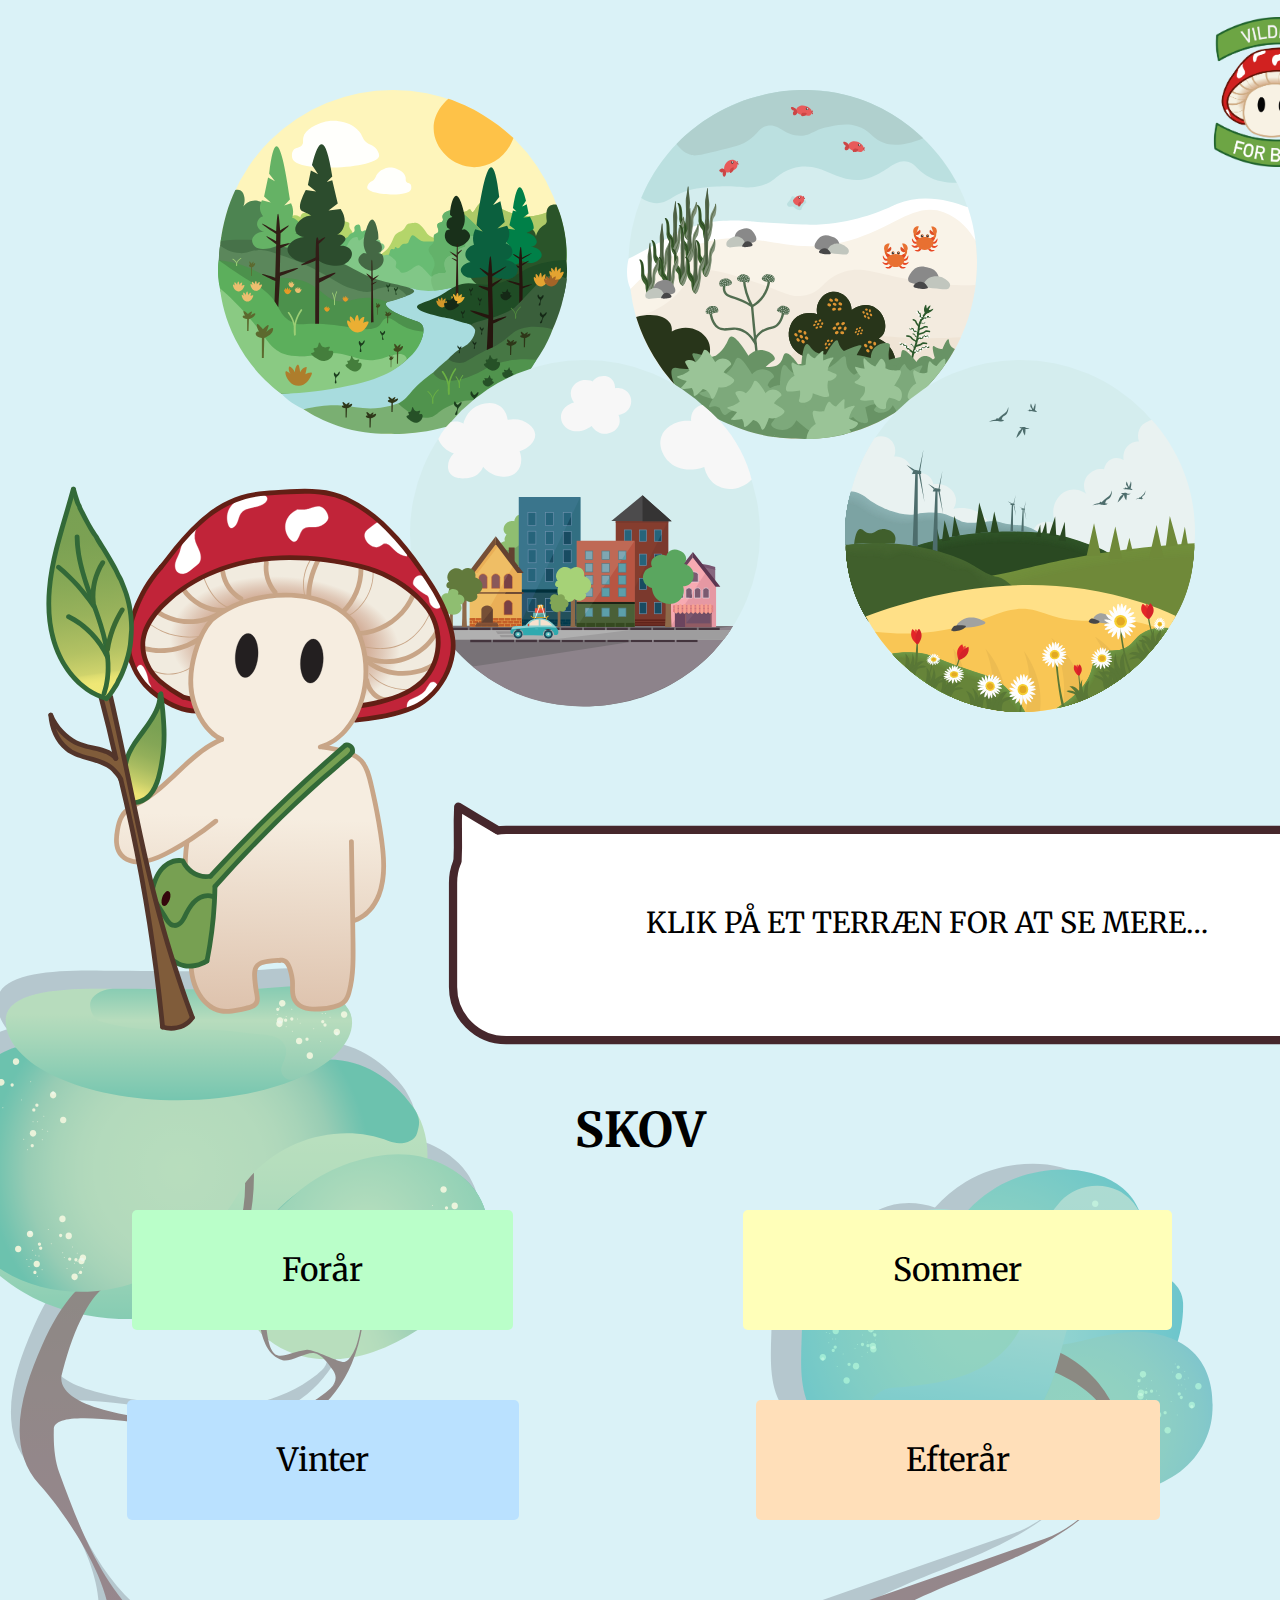
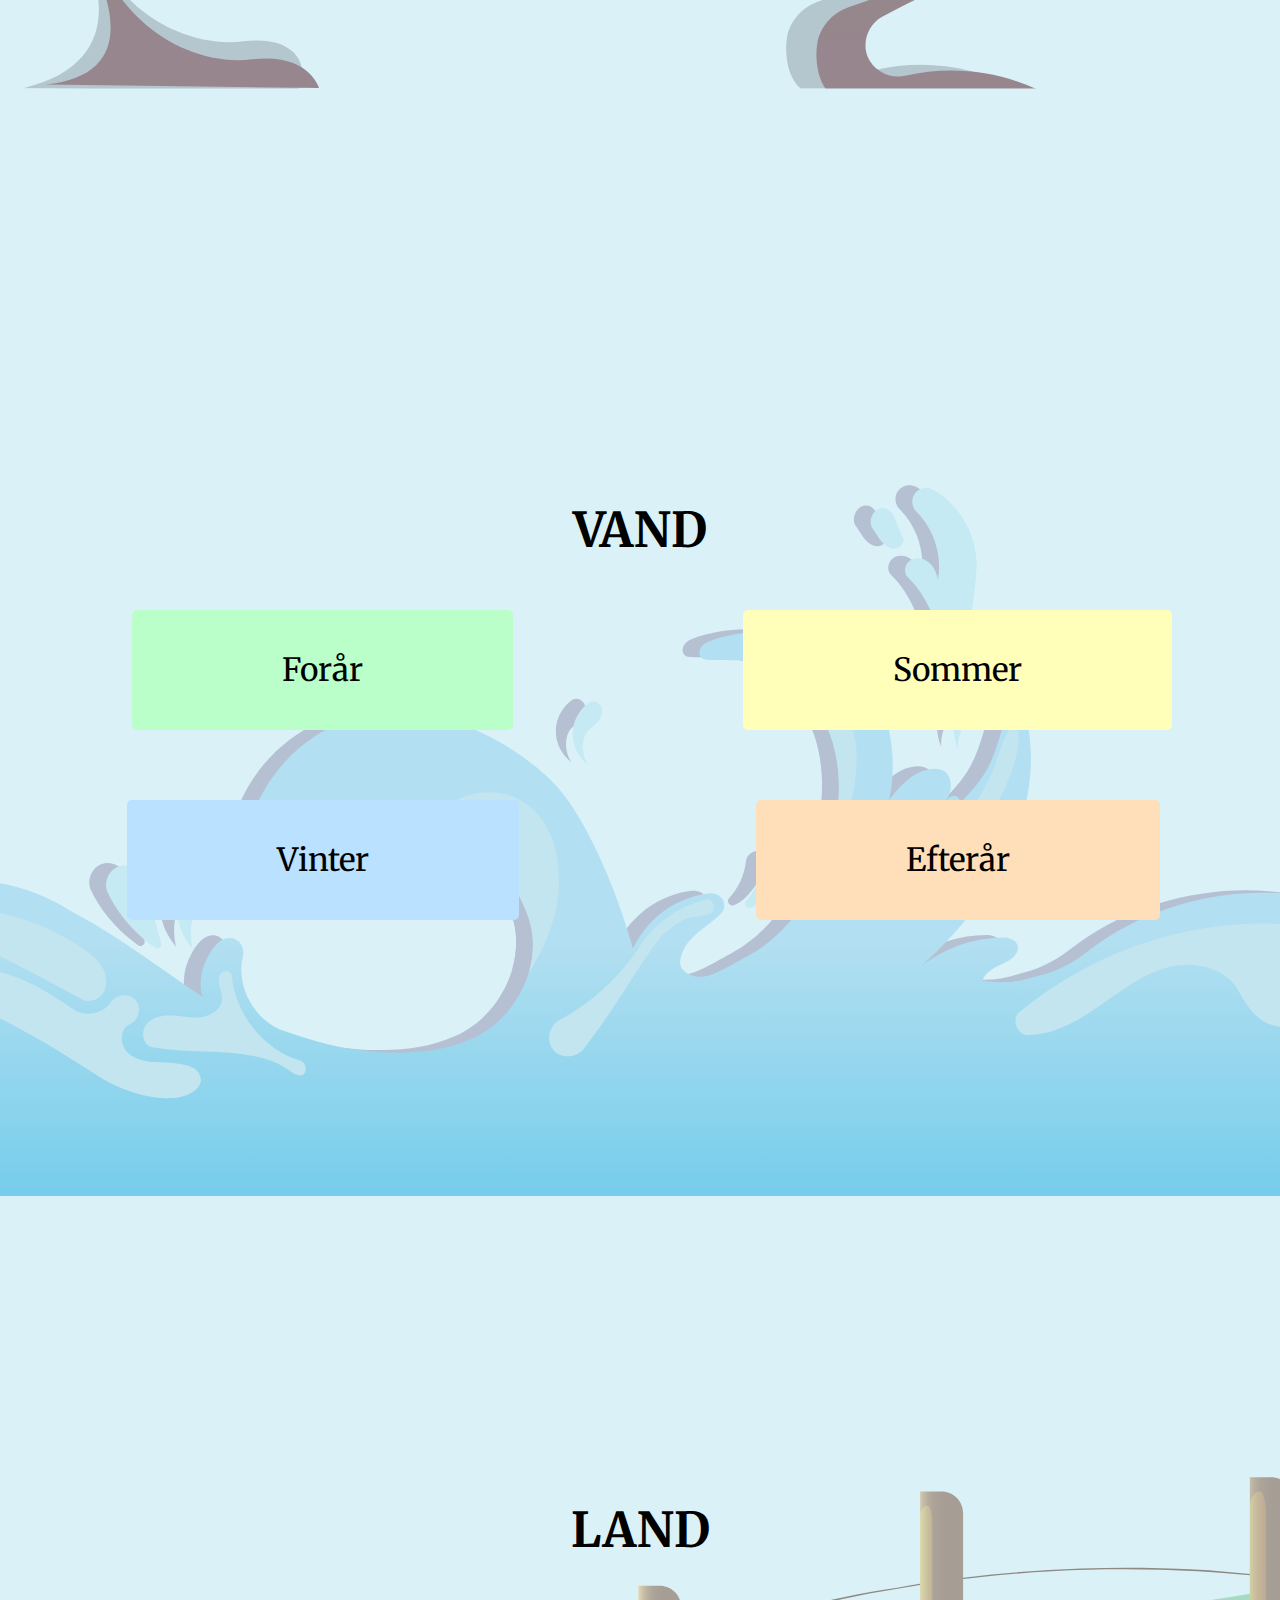
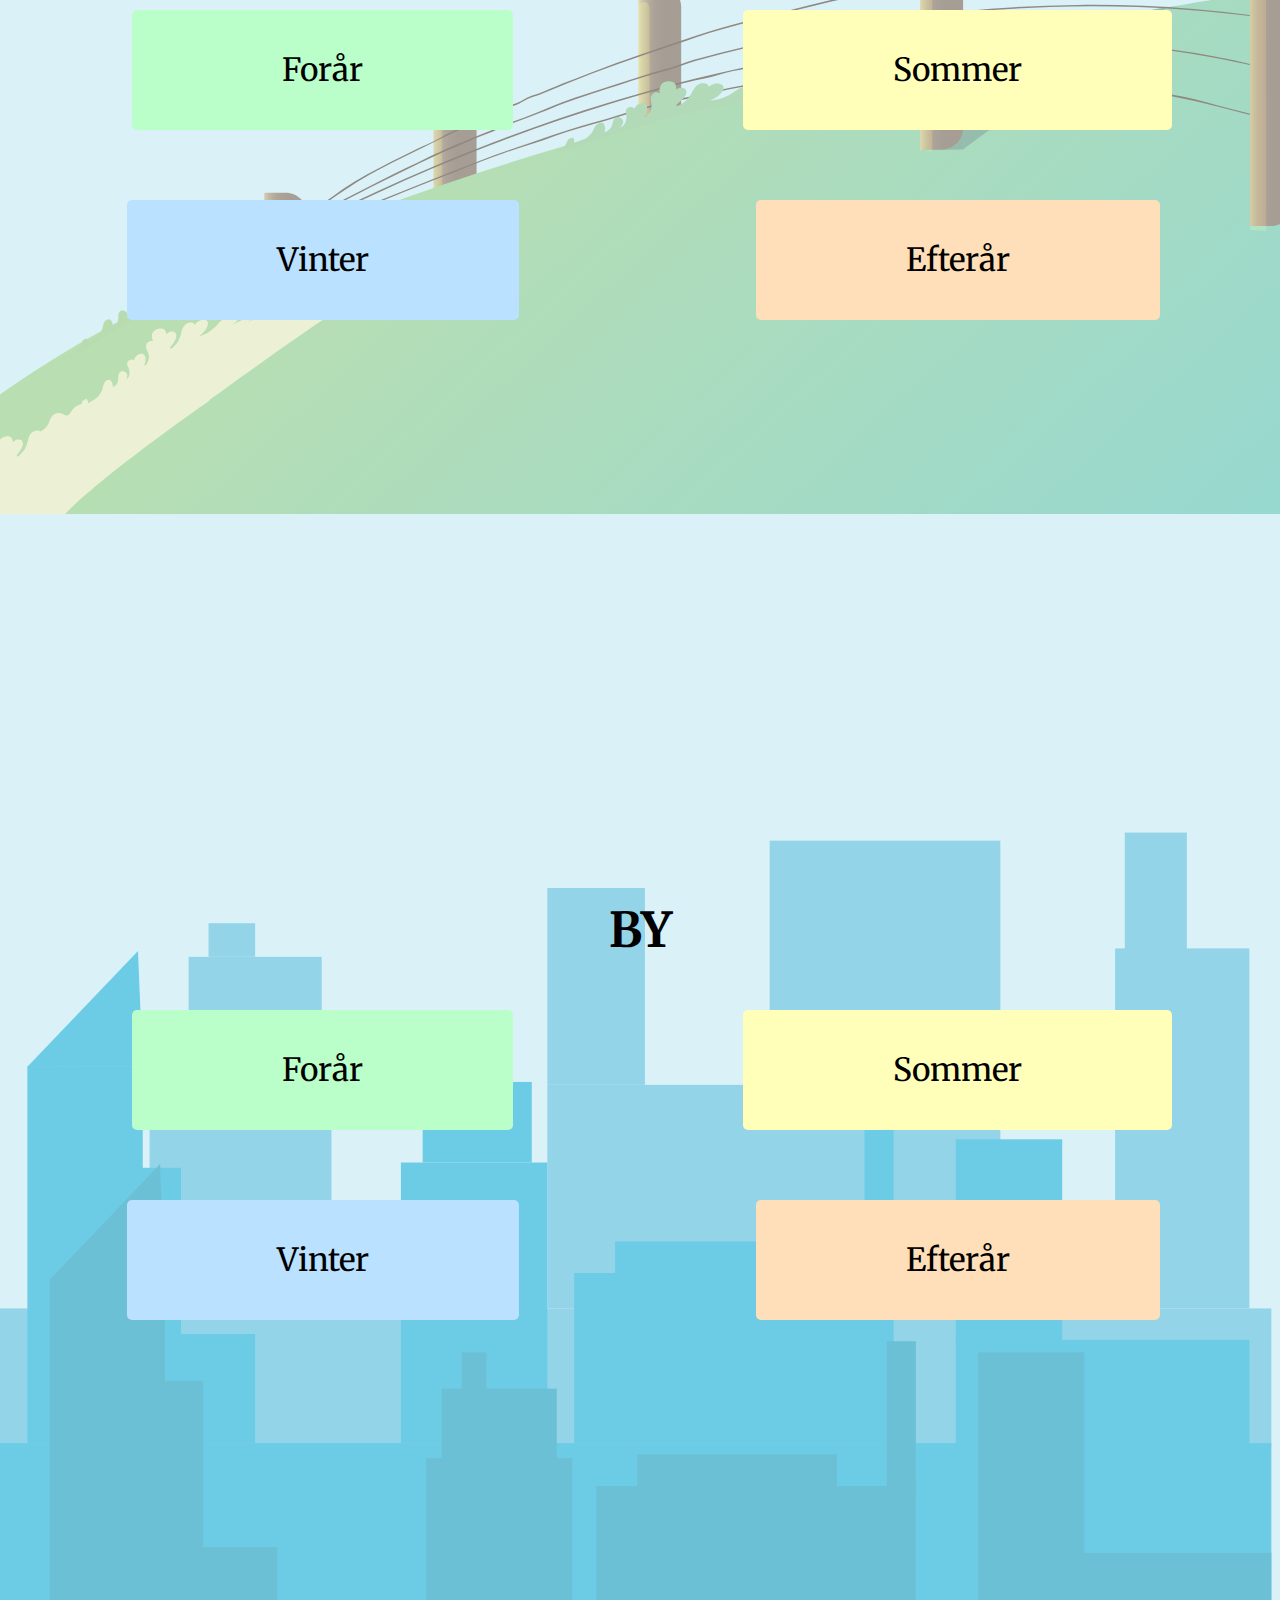
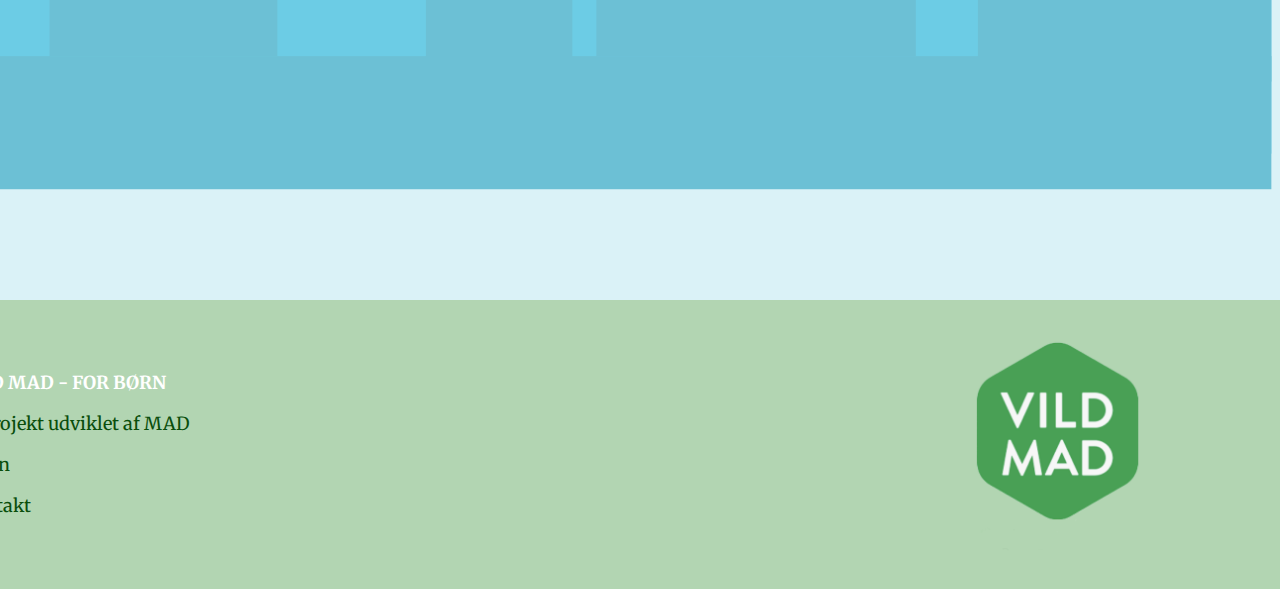
<file: index.html>
<!DOCTYPE html>
<html lang="da">

<head>
    <meta charset="UTF-8">
    <meta name="viewport" content="width=device-width, initial-scale=1.0">
    <link rel="icon" type="image/png" sizes="32x32" href="grafik/favicon-32x32.png">
    <link rel="icon" type="image/png" sizes="16x16" href="grafik/favicon-16x16.png">
    <title>Vild Mad</title>
    <link rel="stylesheet" href="style.css">
    <link rel="stylesheet" href="styleweb.css">
    <link rel="preconnect" href="https://fonts.googleapis.com">
    <link rel="preconnect" href="https://fonts.gstatic.com" crossorigin>
    <link
        href="https://fonts.googleapis.com/css2?family=Merriweather:wght@300&family=Noto+Serif&family=Righteous&display=swap"
        rel="stylesheet">
</head>

<body>
    <header>
        <div class="logo">
            <a href="index.html">
                <img src="grafik/enduetlogo.PNG" alt="Logo">
            </a>
        </div>
    </header>

    <main>
        <section>
            <div class="hero_image">
                <a href="#section_skov"><img src="grafik/Artboard 12.svg" alt="skov" class="hero_skov">
                </a>
                <a href="#section_vand"><img src="grafik/Artboard 13.svg" alt="vand" class="hero_vand">
                </a>

                <a href="#section_by"><img src="grafik/Artboard 11.svg" alt="by" class="hero_by">
                </a>

                <a href="#section_land"><img src="grafik/Artboard 14.svg" alt="land" class="hero_land">
                </a>
            </div>

            <div class="figur">
                <div id="mascot"></div>
                <div class="talebobble">
                    <p id="tale">KLIK PÅ ET TERRÆN FOR AT SE MERE…</p>
                </div>
            </div>
        </section>
        <section id="section_skov">
            <h1 class="h1_fp">SKOV</h1>
            <div class="landskab_boks">
                <a href="side2.html?season=foraar&omrode=skov" class="knap_foraar skov_foraar">Forår</a>
                <a href="side2.html?season=sommer&omrode=skov" class="knap_sommer skov_sommer">Sommer</a>
                <a href="side2.html?season=vinter&omrode=skov" class="knap_vinter skov_vinter">Vinter</a>
                <a href="side2.html?season=efteraar&omrode=skov" class="knap_efteraar skov_efteraar">Efterår</a>
                <img src="grafik/background1svg.svg" alt="skov_img" class="img_skov">
            </div>
        </section>
        <section id="section_vand">
            <h1 class="h1_fp">VAND</h1>
            <div class="landskab_boks">
                <a href="side2.html?season=foraar&omrode=vand" class="knap_foraar vand_foraar">Forår</a>
                <a href="side2.html?season=sommer&omrode=vand" class="knap_sommer vand_sommer">Sommer</a>
                <a href="side2.html?season=vinter&omrode=vand" class="knap_vinter vand_vinter">Vinter</a>
                <a href="side2.html?season=efteraar&omrode=vand" class="knap_efteraar vand_efteraar">Efterår</a>
                <img src="grafik/background3svg.svg" alt="img_vand" class="img_vand">
            </div>
        </section>
        <section id="section_land">
            <h1 class="h1_fp">LAND</h1>
            <div class="landskab_boks">
                <a href="side2.html?season=foraar&omrode=land" class="knap_foraar land_foraar">Forår</a>
                <a href="side2.html?season=sommer&omrode=land" class="knap_sommer land_sommer">Sommer</a>
                <a href="side2.html?season=vinter&omrode=land" class="knap_vinter land_vinter">Vinter</a>
                <a href="side2.html?season=efteraar&omrode=land" class="knap_efteraar land_efteraar">Efterår</a>
                <img src="grafik/background4svg.svg" alt="img_land" class="img_land">
            </div>
        </section>
        <section id="section_by">
            <h1 class="h1_fp">BY</h1>
            <div class="landskab_boks">
                <a href="side2.html?season=foraar&omrode=by" class="knap_foraar by_foraar">Forår</a>
                <a href="side2.html?season=sommer&omrode=by" class="knap_sommer by_sommer">Sommer</a>
                <a href="side2.html?season=vinter&omrode=by" class="knap_vinter by_vinter">Vinter</a>
                <a href="side2.html?season=efteraar&omrode=by" class="knap_efteraar by_efteraar">Efterår</a>
                <img src="grafik/background5svg.svg" alt="img_by" class="img_by">
            </div>
        </section>
    </main>
    <footer>
        <div class="footer-content">
            <div class="text-section">
                <h3>VILD MAD - FOR BØRN</h3>
                <p>Et projekt udviklet af MAD</p>
                <p>Viden</p>
                <p>Kontakt</p>
            </div>
            <div class="logo-section">
                <img src="grafik/Vild_Mad_logo.svg" alt="Logo">
            </div>
        </div>
    </footer>

    <script src="animation.js"></script>
    <script src="data.js"></script>
</body>

</html>
</file>
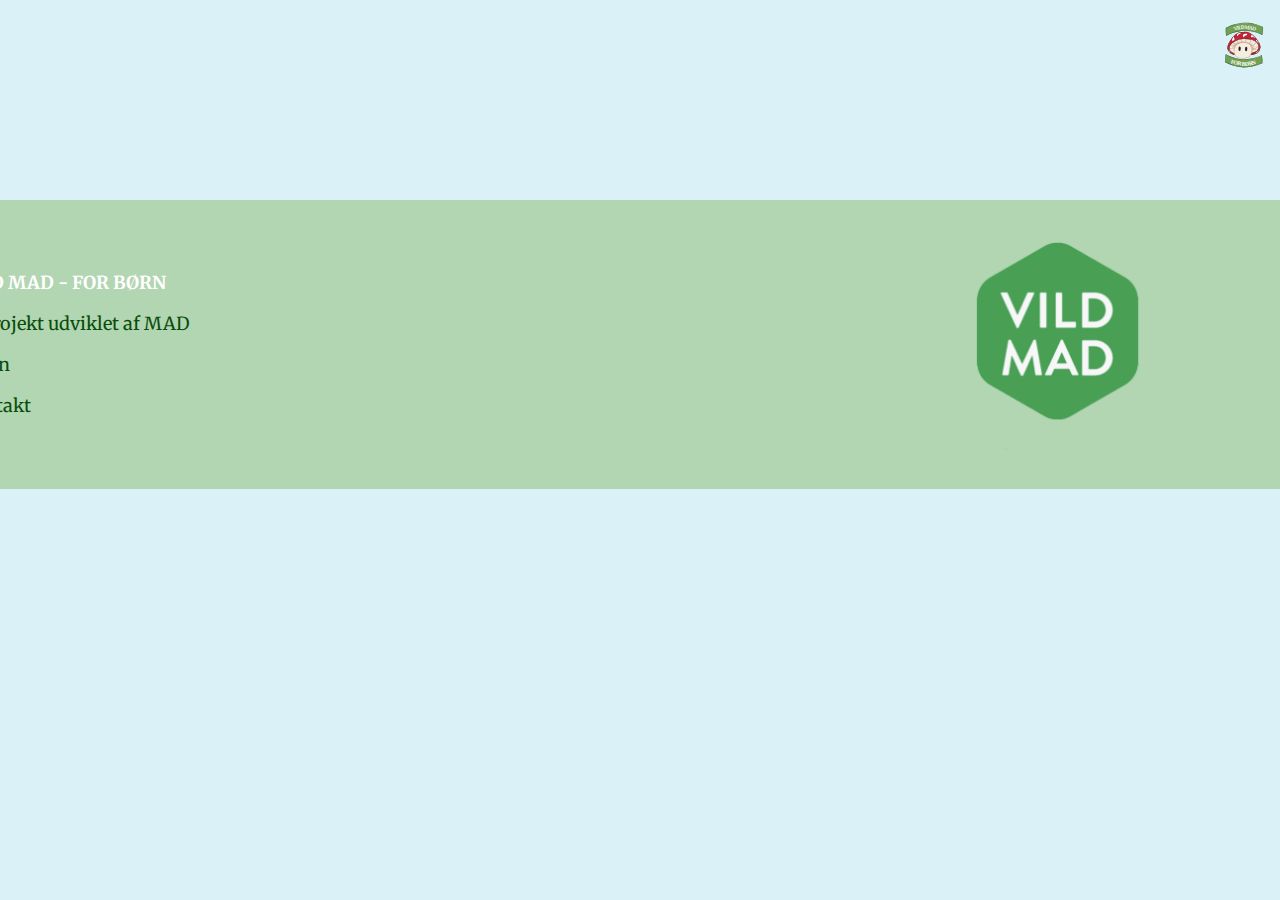
<file: side2.html>
<!DOCTYPE html>
<html lang="da">

<head>
    <meta charset="UTF-8">
    <meta name="viewport" content="width=device-width, initial-scale=1.0">
    <link rel="icon" type="image/png" sizes="32x32" href="grafik/favicon-32x32.png">
    <link rel="icon" type="image/png" sizes="16x16" href="grafik/favicon-16x16.png">
    <title>Vild Mad</title>
    <link rel="stylesheet" href="style.css">
    <link rel="stylesheet" href="styleweb.css">
    <link rel="preconnect" href="https://fonts.googleapis.com">
    <link rel="preconnect" href="https://fonts.gstatic.com" crossorigin>
    <link
        href="https://fonts.googleapis.com/css2?family=Merriweather:wght@300&family=Noto+Serif&family=Righteous&display=swap"
        rel="stylesheet">
</head>

<body>
    <header>
        <div class="logo">
            <a href="index.html">
                <img src="grafik/vildmadlogo.svg" alt="Logo">
            </a>
        </div>
    </header>
    <main>
        <h1 class="header_side2">SKOV</h1>
        <h2 class="subheader_side2">Sommer</h2>
        <template id="item_boks">
            <section>
                <article class="card">
                    <div>
                        <img class="img"
                            src="https://vildmadv2.vps.webdock.io/application/files/7116/2029/3479/Blaeretang_ravarkort.png"
                            alt="urt">
                    </div>
                    <div class="grid_card">
                        <h2>NAVN</h2>
                        <h3>Sommer</h3>
                        <img src="grafik/info_icon.svg" alt="info" class="logo_card">
                        <p class="sankelandskab">Sankelandskab</p>
                        <img src="grafik/lokation_icon.svg" alt="location" class="logo_card">
                        <p class="tilberedning">Tilberedning</p>
                        <img src="grafik/årstid_logo.svg" alt="årstid " class="logo_card">
                        <p class="maaneder">Måneder</p>
                        <img src="grafik/cat_icon.svg" alt="cat" class="logo_card">
                        <p class="kategori">Kategori</p>
                    </div>
                    <div>
                        <p class="description">
                            Lorem ipsum dolor sit amet consectetur adipisicing elit. Fugiat
                            rem dolor odio molestias tempora, veritatis fuga corporis animi,
                            nesciunt itaque possimus culpa earum nemo facilis quae suscipit
                            necessitatibus sequi eveniet.
                        </p>
                    </div>
                </article>
            </section>
        </template>
    </main>
    <footer>
        <div class="footer-content">
            <div class="text-section">
                <h3>VILD MAD - FOR BØRN</h3>
                <p>Et projekt udviklet af MAD</p>
                <p>Viden</p>
                <p>Kontakt</p>
            </div>
            <div class="logo-section">
                <img src="grafik/Vild_Mad_logo.svg" alt="Logo">
            </div>
        </div>
    </footer>

    <script src="data.js"></script>
</body>

</html>
</file>
<file: style.css>
/*****Fonte*****/
h1 {
  font-family: "Merriweather", serif;
}
h2 {
  font-family: "Merriweather", serif;
}
h3 {
  font-family: "Merriweather", serif;
  text-transform: capitalize;
}
p {
  font-family: "Merriweather", serif;
}
a {
  font-family: "Merriweather", serif;
}

/*****Generelt*****/
body {
  background-color: #daf2f7;
  max-width: 800px;
}

/*****Header*****/
header {
  display: flex;
  align-items: center;
  margin-left: 125px;
}

.logo img {
  max-width: 100px;
  aspect-ratio: 3000/3000;
  position: absolute;
}

/*****************************Forside*****************************/
/*****Hero*****/
.hero_image {
  display: grid;
  grid-template-columns: 1fr 1fr;
  margin-bottom: 200px;
  margin-top: 100px;
  margin-left: 20px;
}
.hero_skov {
  width: 150px;
}

.hero_vand {
  width: 150px;
}
.hero_by {
  width: 150px;
}
.hero_land {
  width: 150px;
}
/*****Knapper*****/

.knap_foraar {
  background-color: #baffc9;
  padding: 20px;
  padding-left: 90px;
  padding-right: 90px;
  border-radius: 5px;
  color: black;
  text-decoration: none;
  font-size: 1.3rem;
  margin: auto;
}
.knap_sommer {
  background-color: #ffffb9;
  padding: 20px;
  padding-left: 80px;
  padding-right: 80px;
  border-radius: 5px;
  color: black;
  text-decoration: none;
  font-size: 1.3rem;
  margin: auto;
}
.knap_vinter {
  background-color: #bae1ff;
  padding: 20px;
  padding-left: 90px;
  padding-right: 90px;
  border-radius: 5px;
  color: black;
  text-decoration: none;
  font-size: 1.3rem;
  margin: auto;
}
.knap_efteraar {
  background-color: #ffdfb9;
  padding: 20px;
  padding-left: 90px;
  padding-right: 90px;
  border-radius: 5px;
  color: black;
  text-decoration: none;
  font-size: 1.3rem;
  margin: auto;
}

/*******Sankelandskaber sections******/
.landskab_boks {
  display: grid;
  grid-template-rows: 1fr 1fr 1fr 1fr;
  gap: 30px;
  margin-bottom: 100px;
}
.h1_fp {
  text-align: center;
  font-size: 2rem;
  margin-bottom: 30px;
}

.img_skov {
  position: absolute;
  z-index: -1;
  opacity: 0.5;
  scale: 1.6;
  translate: 50px 110px;
}
.img_vand {
  position: absolute;
  z-index: -1;
  opacity: 0.5;
  scale: 1.6;
  translate: 50px 80px;
}
.img_land {
  position: absolute;
  z-index: -1;
  opacity: 0.5;
  scale: 1.6;
  translate: 50px 100px;
}
.img_by {
  position: absolute;
  z-index: -1;
  opacity: 0.5;
  scale: 1.6;
  translate: 50px 80px;
}

/*****Mascot*****/
.figur {
  display: grid;
  grid-template-columns: 1fr 1fr;
  margin-top: -97%;
  pointer-events: none;
}
.talebobble {
  grid-column: 2;
  z-index: 3;
  margin-top: -30%;
  margin-left: -77%;
  margin-right: 38%;
  background-image: url(grafik/bubble.svg);
  background-size: cover;
  width: 168%;
  aspect-ratio: 3000/3000;
}

#mascot {
  background-image: url(grafik/Artboard\ 1.svg);
  background-size: cover;
  aspect-ratio: 3000/3000;
  width: 115%;
  grid-column: 1;
  margin-top: 20%;
  margin-left: -32%;
  pointer-events: none;
}

#tale {
  display: flex;
  justify-content: center;
  margin-top: 73%;
  font-family: "Merriweather", serif;
  font-size: 0.65rem;
  margin-right: -16%;
}

.tale_ani {
  animation-name: tale_ani_kf;
  animation-duration: 2s;
  animation-timing-function: linear;
  animation-fill-mode: backwards;
  animation-iteration-count: 1;
}

@keyframes tale_ani_kf {
  0% {
    clip-path: inset(0 100% 0 0);
  }
  10% {
    clip-path: inset(0 100% 0 0);
  }
  50% {
    clip-path: inset(0 0 0 0);
  }
  100% {
    clip-path: inset(0 0 0 0);
  }
}

#mascot {
  animation: mascot_kf 5.5s linear infinite; /* 0.5s for animation + 5s for pause */
}

@keyframes mascot_kf {
  0% {
    transform: translateY(0);
  }
  80% {
    transform: translateY(0);
  }
  90% {
    transform: translateY(-5%);
  }
  100% {
    transform: translateY(0);
  }
}

/*****************************Side 2*****************************/
/*****Overskrift*****/
.header_side2 {
  font-size: 2rem;
  margin-bottom: 5px;
  text-align: center;
  text-transform: uppercase;
}
.subheader_side2 {
  font-size: 1.2rem;
  font-weight: 200;
  margin-top: 0px;
  text-align: center;
  text-transform: capitalize;
}
/*****Card*****/
.card {
  background-color: #ffffb9;
  border-radius: 5px;
}

.img {
  width: 100%;
  border-radius: 5px;
}
.grid_card {
  display: grid;
  grid-template-columns: 1fr 4fr;
  gap: 10px;
  padding-bottom: 10px;
  padding: 20px;
  border-bottom: grey solid 1px;
}
.grid_card h2 {
  grid-column: 1 / span 2;
  font-size: 1.5rem;
  margin-bottom: 2px;
}
.grid_card h3 {
  grid-column: 1 / span 2;
  font-size: 1rem;
  margin: 2px;
  font-weight: 100;
  padding-bottom: 20px;
  border-bottom: grey solid 1px;
}

.grid_card p {
  color: rgb(66, 66, 66);
  font-size: 1rem;
}
.logo_card {
  width: 25px;
  margin: 0px;
}
.description {
  line-height: 2;
  color: grey;
  padding: 20px;
  font-size: 1rem;
}

/*****************************Footer*****************************/
footer {
  background-color: rgb(178, 213, 178);
  color: black;
  padding: 20px 20px;
  width: 100%;
  margin-top: 173px;
  margin-left: -10px;
  margin-bottom: 0px;
}
footer h3 {
  color: white;
  font-weight: bolder;
  font-size: small;
}
footer p {
  color: #0a4e0c;
  font-size: small;
}

.footer-content {
  justify-content: space-between;
  align-items: center;
  margin: 0 auto;
}

.text-section {
  flex: 1;
}

.logo-section {
  display: flex;
  gap: 10px;
}

.logo-section img {
  width: 50px;
  height: auto;
}
</file>
<file: styleweb.css>
/*****************************Web*****************************/
/*****Generelt*****/
@media (min-width: 800px) {
  body {
    max-width: 1200px;
    margin: auto;
  }
  html {
    scroll-behavior: smooth;
  }

  /*****Header*****/
  header {
    justify-content: end;
  }

  .logo img {
    max-width: 150px;
    aspect-ratio: 3000/3000;
    margin-top: 17px;
    margin-left: -45px;
  }

  /*****************************Forside*****************************/
  /*******Hero******/
  .hero_image {
    padding: 200px;
    margin-bottom: 500px;
  }
  .hero_skov {
    width: 350px;
    position: absolute;
    top: 10%;
    left: 17%;
  }
  .hero_skov:hover {
    opacity: 0.5;
  }

  .hero_vand {
    width: 350px;
    position: absolute;
    top: 10%;
    left: 49%;
  }
  .hero_vand:hover {
    opacity: 0.5;
  }
  .hero_by {
    width: 350px;
    position: absolute;
    top: 40%;
    left: 32%;
  }
  .hero_by:hover {
    opacity: 0.5;
  }
  .hero_land {
    width: 350px;
    position: absolute;
    top: 40%;
    left: 66%;
  }
  .hero_land:hover {
    opacity: 0.5;
  }

  /*******Knapper******/
  .knap_foraar {
    padding: 40px;
    padding-left: 150px;
    padding-right: 150px;
    font-size: 2rem;
  }
  .knap_foraar:hover {
    background-color: #9ed7ab;
  }
  .knap_vinter {
    padding: 40px;
    padding-left: 150px;
    padding-right: 150px;
    font-size: 2rem;
  }
  .knap_vinter:hover {
    background-color: #95cffb;
  }
  .knap_sommer {
    padding: 40px;
    padding-left: 150px;
    padding-right: 150px;
    font-size: 2rem;
  }
  .knap_sommer:hover {
    background-color: #f6f682;
  }
  .knap_efteraar {
    padding: 40px;
    padding-left: 150px;
    padding-right: 150px;
    font-size: 2rem;
  }
  .knap_efteraar:hover {
    background-color: #fbc787;
  }

  /*******Sankelandskaber sections******/
  .landskab_boks {
    grid-template-columns: 2fr 2fr;
    gap: 70px;
    margin-top: 50px;
  }
  .h1_fp {
    font-size: 3rem;
    margin-bottom: 20px;
    padding-top: 100px;
  }
  #section_skov {
    margin-top: 0px;
    margin-bottom: 0px;
  }
  .img_skov {
    translate: 100px -230px;
    width: 70%;
  }

  #section_vand {
    margin-top: 0px;
    margin-bottom: 0px;
  }
  .img_vand {
    translate: 100px -220px;
    width: 70%;
  }

  #section_land {
    margin-top: 0px;
    margin-bottom: 0px;
  }
  .img_land {
    translate: 100px -220px;
    width: 70%;
  }
  #section_by {
    margin-top: 0px;
    margin-bottom: 0px;
  }
  .img_by {
    translate: 150px -300px;
    width: 65%;
  }

  /*******Mascot******/
  .figur {
    position: absolute;
    width: 81%;
    margin-top: -63%;
  }
  .talebobble {
    grid-column: 2;
    z-index: 3;
    margin-top: -26%;
    margin-left: -77%;
    margin-right: 38%;
    background-image: url(grafik/bubble.svg);
    background-size: cover;
    width: 168%;
    aspect-ratio: 3000/3000;
  }

  #tale {
    font-size: 1.8rem;
  }

  /*****************************Side 2*****************************/
  /*******Overskrift******/
  .header_side2 {
    font-size: 4rem;
  }
  .subheader_side2 {
    font-size: 2.5rem;
    margin-top: 0px;
    text-align: center;
  }
  /*******Card******/
  .card {
    width: 50%;
    margin: auto;
    margin-bottom: 100px;
  }

  .grid_card {
    grid-template-columns: 1fr 9fr;
  }
  .grid_card h2 {
    font-size: 2rem;
    margin-bottom: 2px;
  }
  .grid_card h3 {
    font-size: 1.2rem;
    margin-bottom: 2px;
  }
  .grid_card p {
    font-size: 1.2rem;
  }
  .logo_card {
    width: 40px;
  }

  /*****************************Footer*****************************/
  footer {
    padding: 30px 240px 30px 120px;
    width: 100%;
    margin-top: 200px;
    margin-left: -200px;
  }
  footer h3 {
    font-size: large;
  }
  footer p {
    font-size: large;
  }

  .footer-content {
    display: flex;
    justify-content: space-between;
  }

  .logo-section img {
    width: 200px;
    height: auto;
  }
}
</file>
